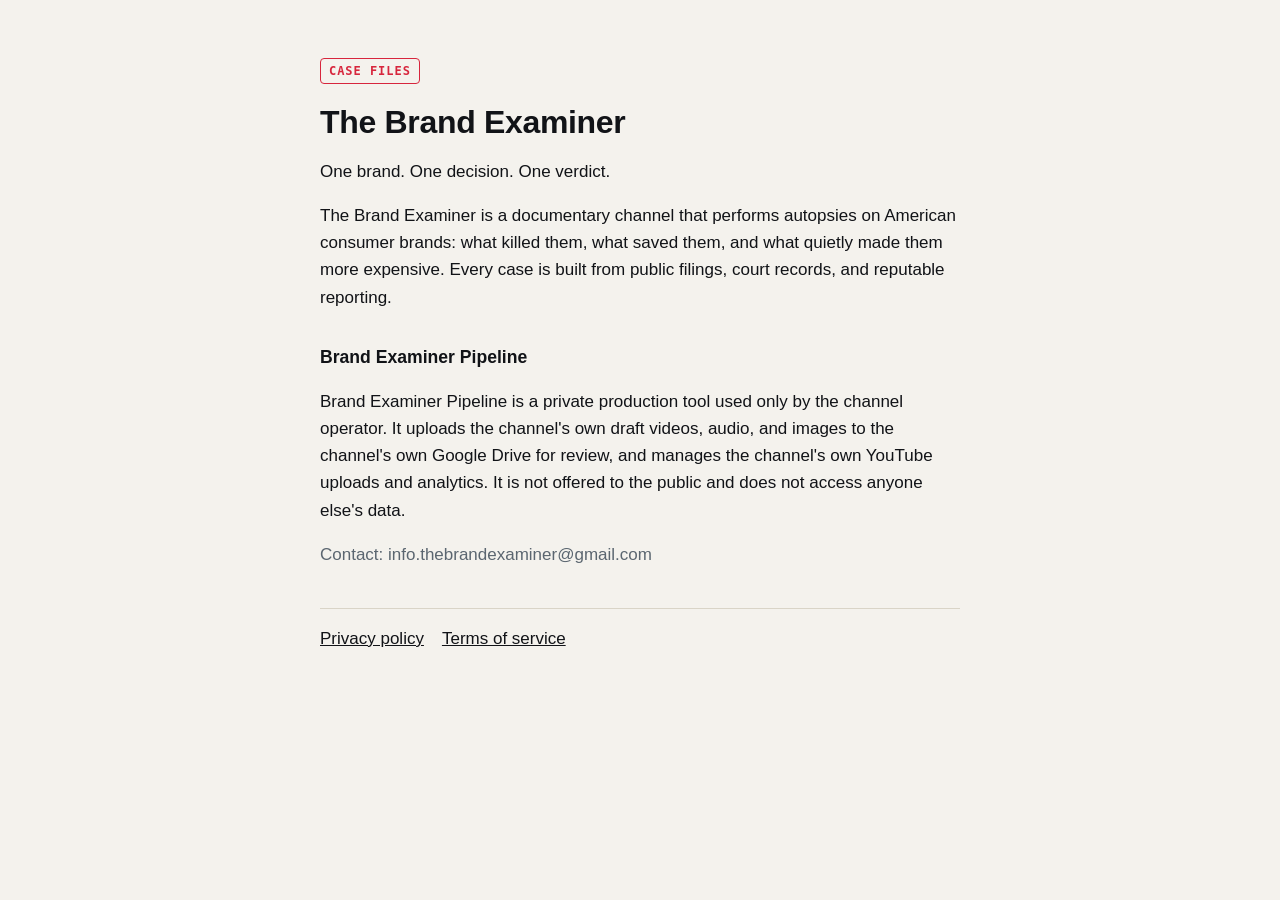
<file: index.html>
<!doctype html>
<html lang="en">
<head>
<meta charset="utf-8"><meta name="viewport" content="width=device-width,initial-scale=1">
<title>The Brand Examiner</title>
<meta name="description" content="The Brand Examiner: documentaries on why American brands died, shrank, or got expensive.">
<link rel="stylesheet" href="style.css">
</head>
<body><main>
<span class="tag">CASE FILES</span>
<h1>The Brand Examiner</h1>
<p>One brand. One decision. One verdict.</p>
<p>The Brand Examiner is a documentary channel that performs autopsies on American consumer brands: what killed them, what saved them, and what quietly made them more expensive. Every case is built from public filings, court records, and reputable reporting.</p>
<h2>Brand Examiner Pipeline</h2>
<p>Brand Examiner Pipeline is a private production tool used only by the channel operator. It uploads the channel's own draft videos, audio, and images to the channel's own Google Drive for review, and manages the channel's own YouTube uploads and analytics. It is not offered to the public and does not access anyone else's data.</p>
<p class="muted">Contact: info.thebrandexaminer@gmail.com</p>
<nav><a href="privacy.html">Privacy policy</a><a href="terms.html">Terms of service</a></nav>
</main></body>
</html>
</file>
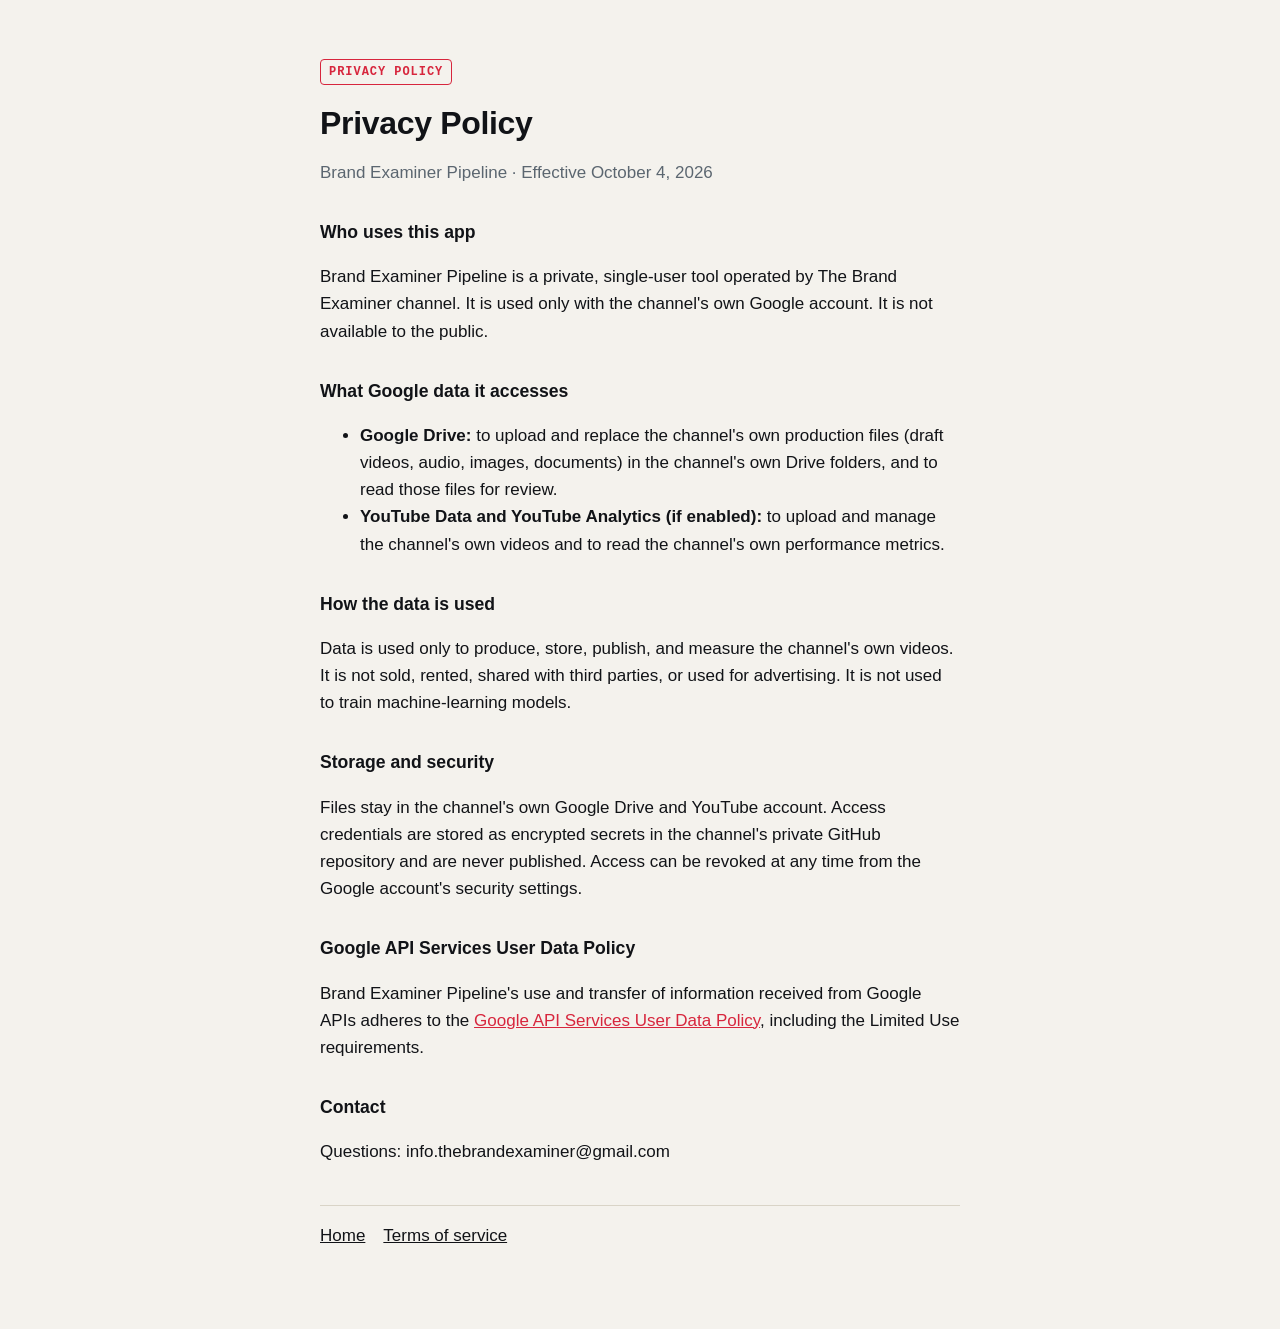
<file: privacy.html>
<!doctype html>
<html lang="en">
<head>
<meta charset="utf-8"><meta name="viewport" content="width=device-width,initial-scale=1">
<title>Privacy Policy · Brand Examiner Pipeline</title>
<link rel="stylesheet" href="style.css">
</head>
<body><main>
<span class="tag">PRIVACY POLICY</span>
<h1>Privacy Policy</h1>
<p class="muted">Brand Examiner Pipeline · Effective October 4, 2026</p>

<h2>Who uses this app</h2>
<p>Brand Examiner Pipeline is a private, single-user tool operated by The Brand Examiner channel. It is used only with the channel's own Google account. It is not available to the public.</p>

<h2>What Google data it accesses</h2>
<ul>
<li><strong>Google Drive:</strong> to upload and replace the channel's own production files (draft videos, audio, images, documents) in the channel's own Drive folders, and to read those files for review.</li>
<li><strong>YouTube Data and YouTube Analytics (if enabled):</strong> to upload and manage the channel's own videos and to read the channel's own performance metrics.</li>
</ul>

<h2>How the data is used</h2>
<p>Data is used only to produce, store, publish, and measure the channel's own videos. It is not sold, rented, shared with third parties, or used for advertising. It is not used to train machine-learning models.</p>

<h2>Storage and security</h2>
<p>Files stay in the channel's own Google Drive and YouTube account. Access credentials are stored as encrypted secrets in the channel's private GitHub repository and are never published. Access can be revoked at any time from the Google account's security settings.</p>

<h2>Google API Services User Data Policy</h2>
<p>Brand Examiner Pipeline's use and transfer of information received from Google APIs adheres to the <a href="https://developers.google.com/terms/api-services-user-data-policy">Google API Services User Data Policy</a>, including the Limited Use requirements.</p>

<h2>Contact</h2>
<p>Questions: info.thebrandexaminer@gmail.com</p>
<nav><a href="index.html">Home</a><a href="terms.html">Terms of service</a></nav>
</main></body>
</html>
</file>
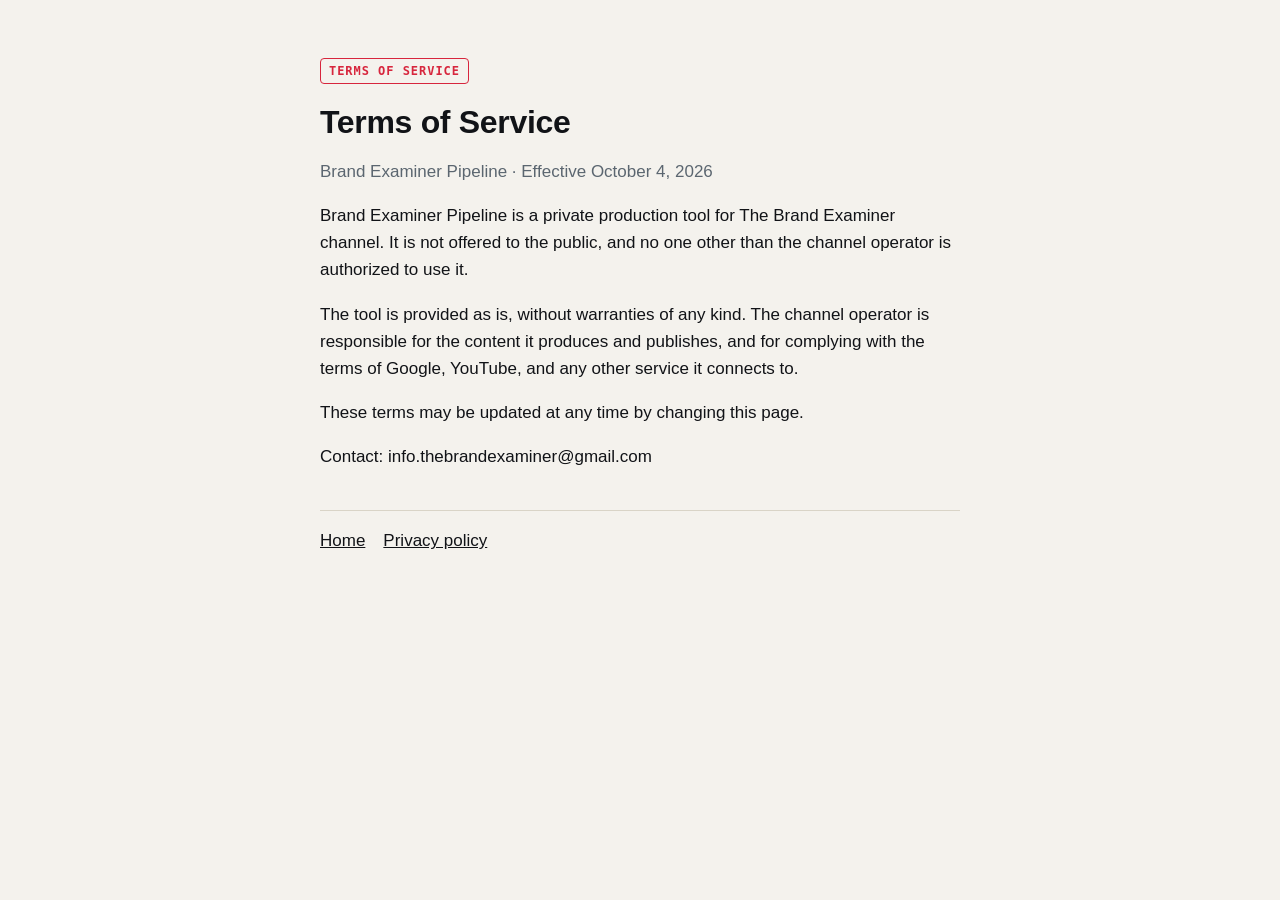
<file: terms.html>
<!doctype html>
<html lang="en">
<head>
<meta charset="utf-8"><meta name="viewport" content="width=device-width,initial-scale=1">
<title>Terms of Service · Brand Examiner Pipeline</title>
<link rel="stylesheet" href="style.css">
</head>
<body><main>
<span class="tag">TERMS OF SERVICE</span>
<h1>Terms of Service</h1>
<p class="muted">Brand Examiner Pipeline · Effective October 4, 2026</p>
<p>Brand Examiner Pipeline is a private production tool for The Brand Examiner channel. It is not offered to the public, and no one other than the channel operator is authorized to use it.</p>
<p>The tool is provided as is, without warranties of any kind. The channel operator is responsible for the content it produces and publishes, and for complying with the terms of Google, YouTube, and any other service it connects to.</p>
<p>These terms may be updated at any time by changing this page.</p>
<p>Contact: info.thebrandexaminer@gmail.com</p>
<nav><a href="index.html">Home</a><a href="privacy.html">Privacy policy</a></nav>
</main></body>
</html>
</file>
<file: style.css>
:root{--bg:#F4F2ED;--ink:#111317;--muted:#5B6670;--accent:#D7263D;--rule:#d9d4c7}
@media (prefers-color-scheme:dark){:root{--bg:#111317;--ink:#F4F2ED;--muted:#a3adb5;--rule:#2a2e35}}
*{box-sizing:border-box}
body{margin:0;background:var(--bg);color:var(--ink);font:17px/1.6 -apple-system,BlinkMacSystemFont,"Segoe UI",Inter,Roboto,sans-serif}
main{max-width:680px;margin:0 auto;padding:56px 20px 80px}
h1{font-size:2rem;line-height:1.15;margin:0 0 8px;letter-spacing:-.01em}
h2{font-size:1.1rem;margin:32px 0 6px}
p,li{color:var(--ink)}
.tag{display:inline-block;font:600 .75rem/1 ui-monospace,"IBM Plex Mono",monospace;letter-spacing:.08em;color:var(--accent);border:1px solid var(--accent);padding:6px 8px;border-radius:4px;margin-bottom:20px}
.muted{color:var(--muted)}
nav{margin-top:40px;padding-top:16px;border-top:1px solid var(--rule)}
nav a{color:var(--ink);margin-right:18px}
a{color:var(--accent)}
</file>
